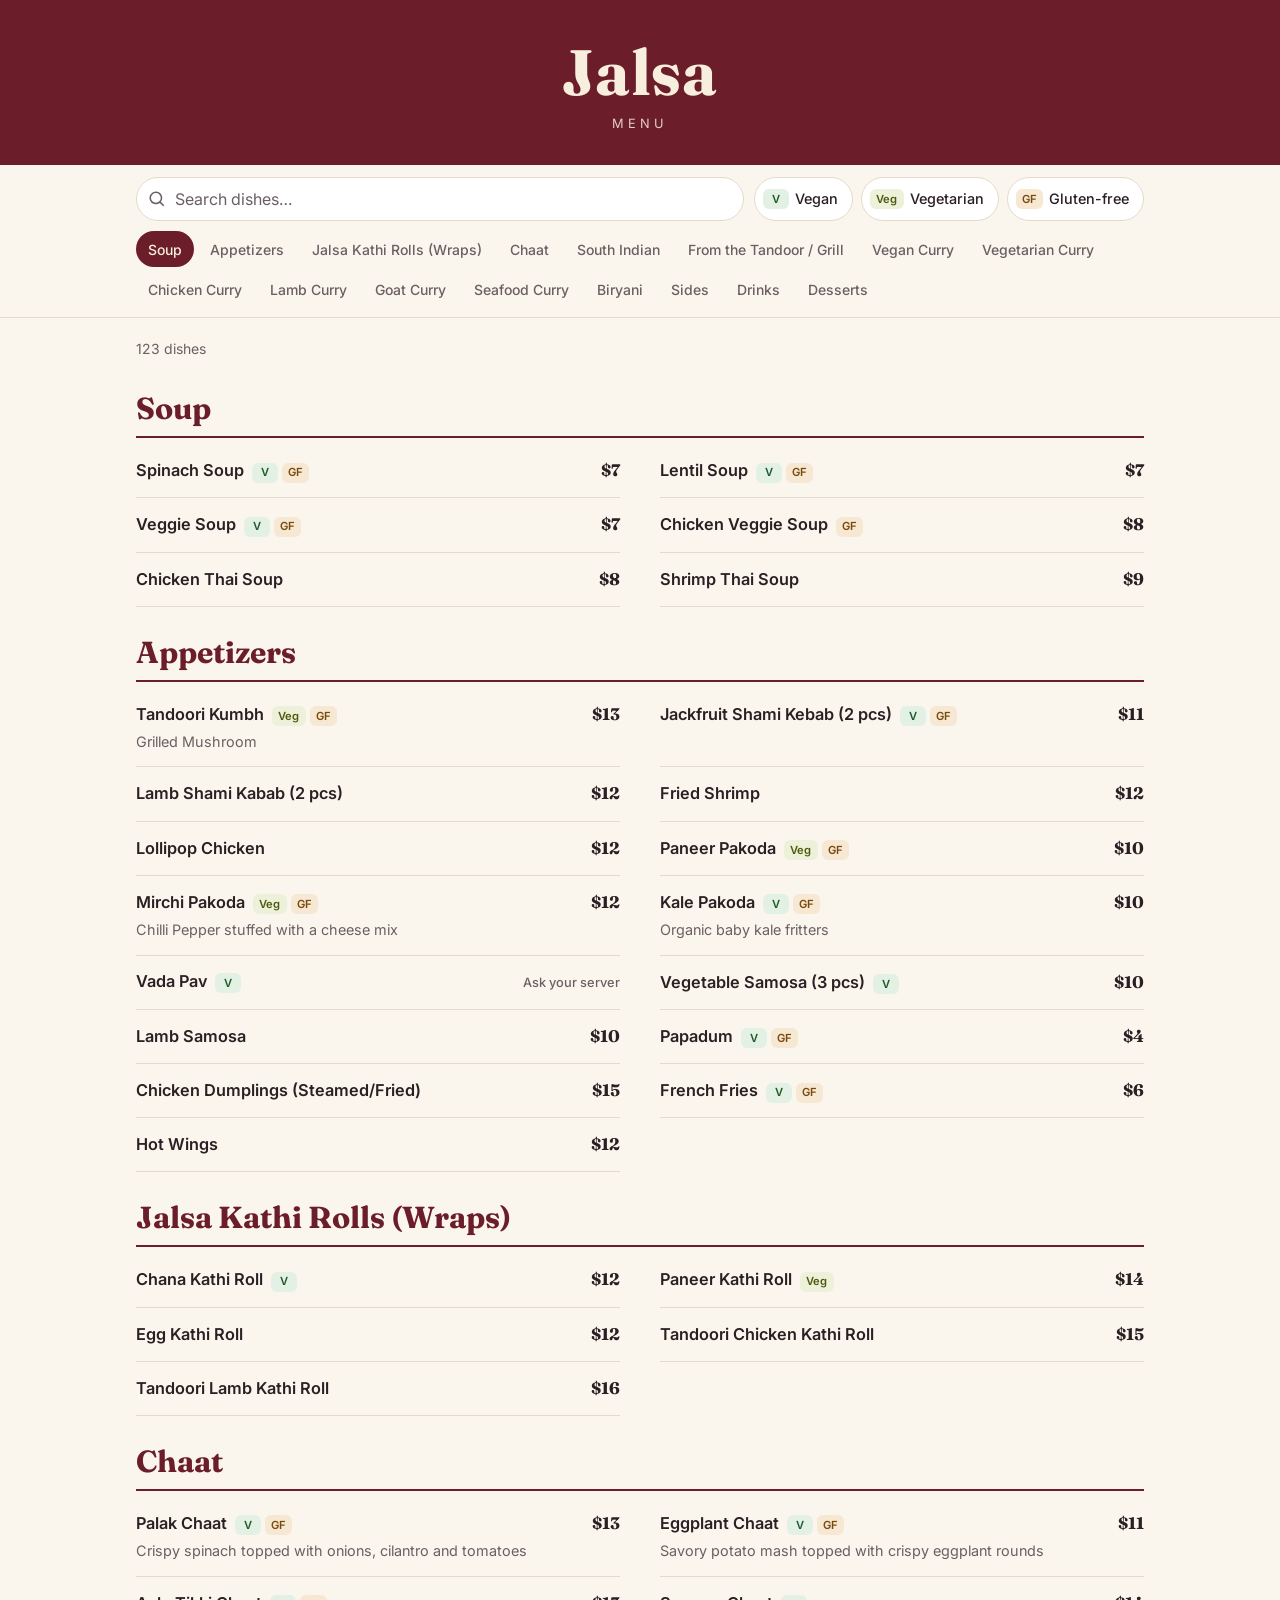
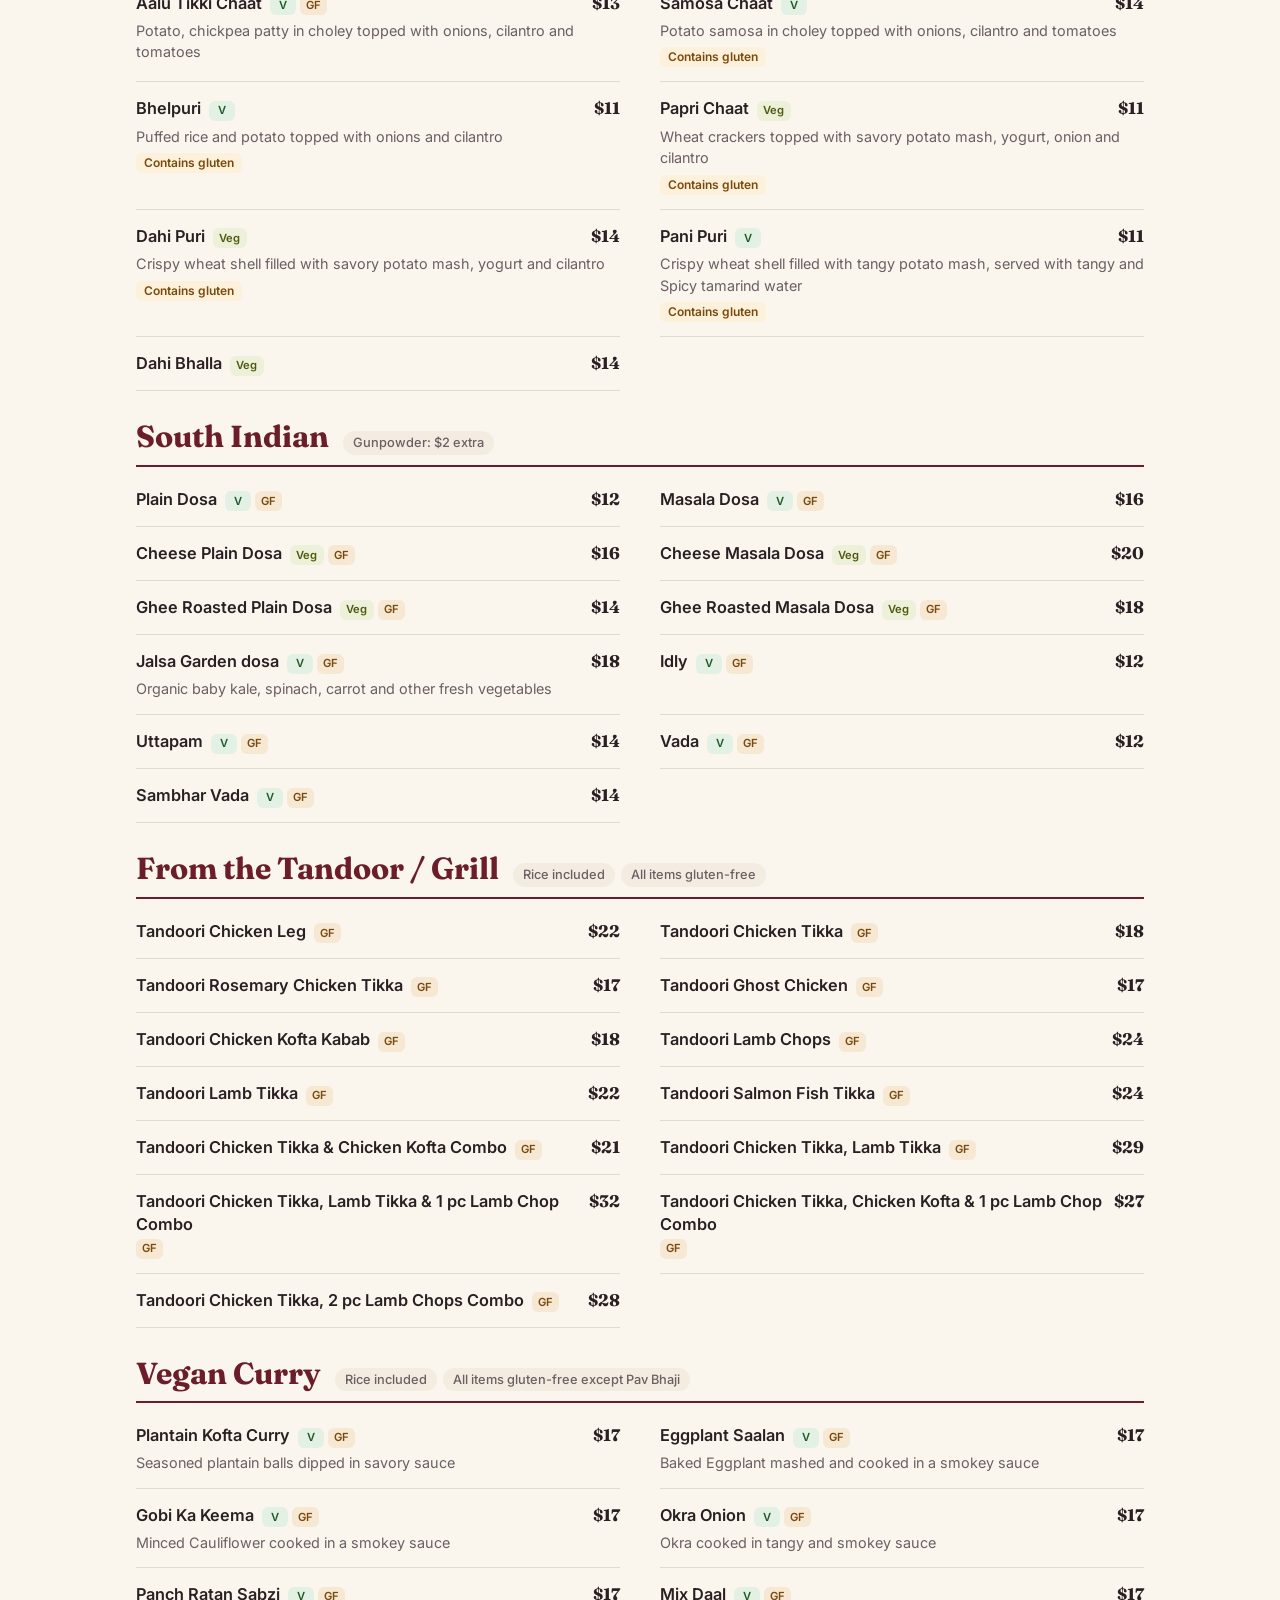
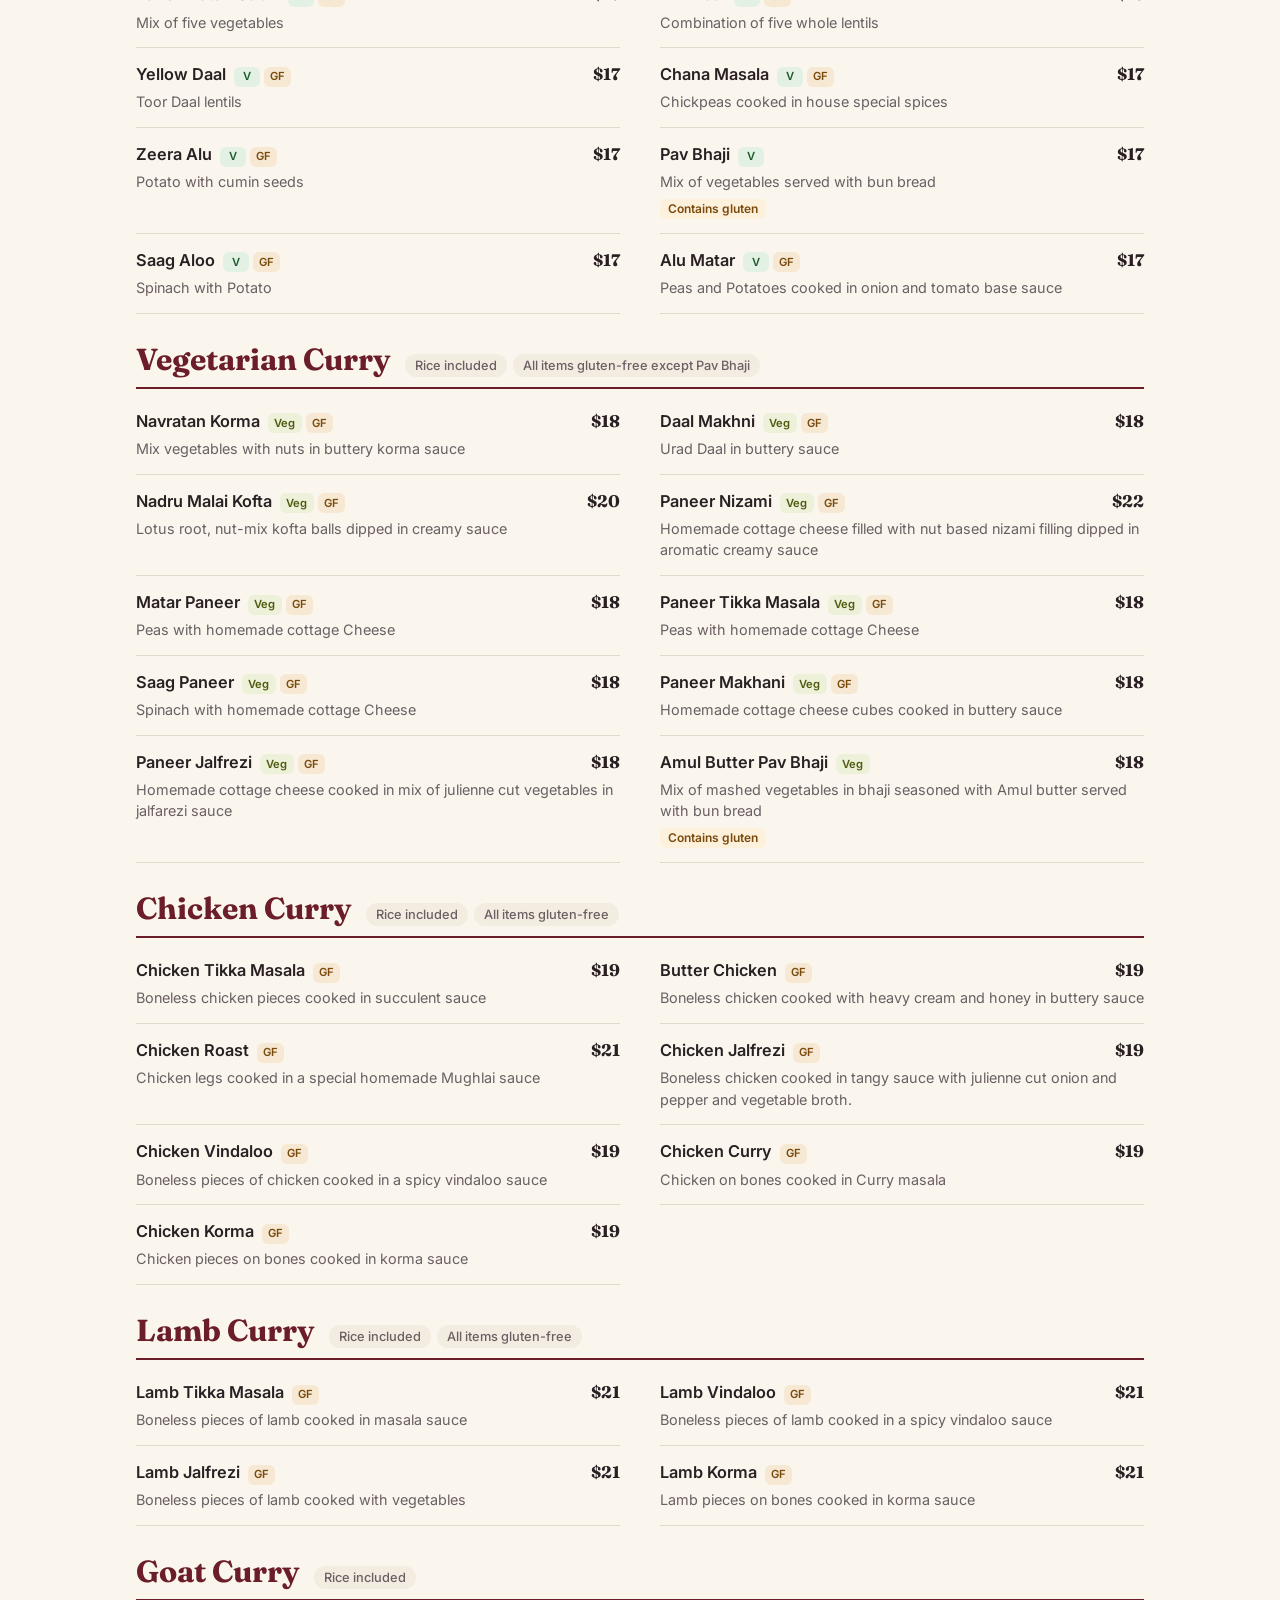
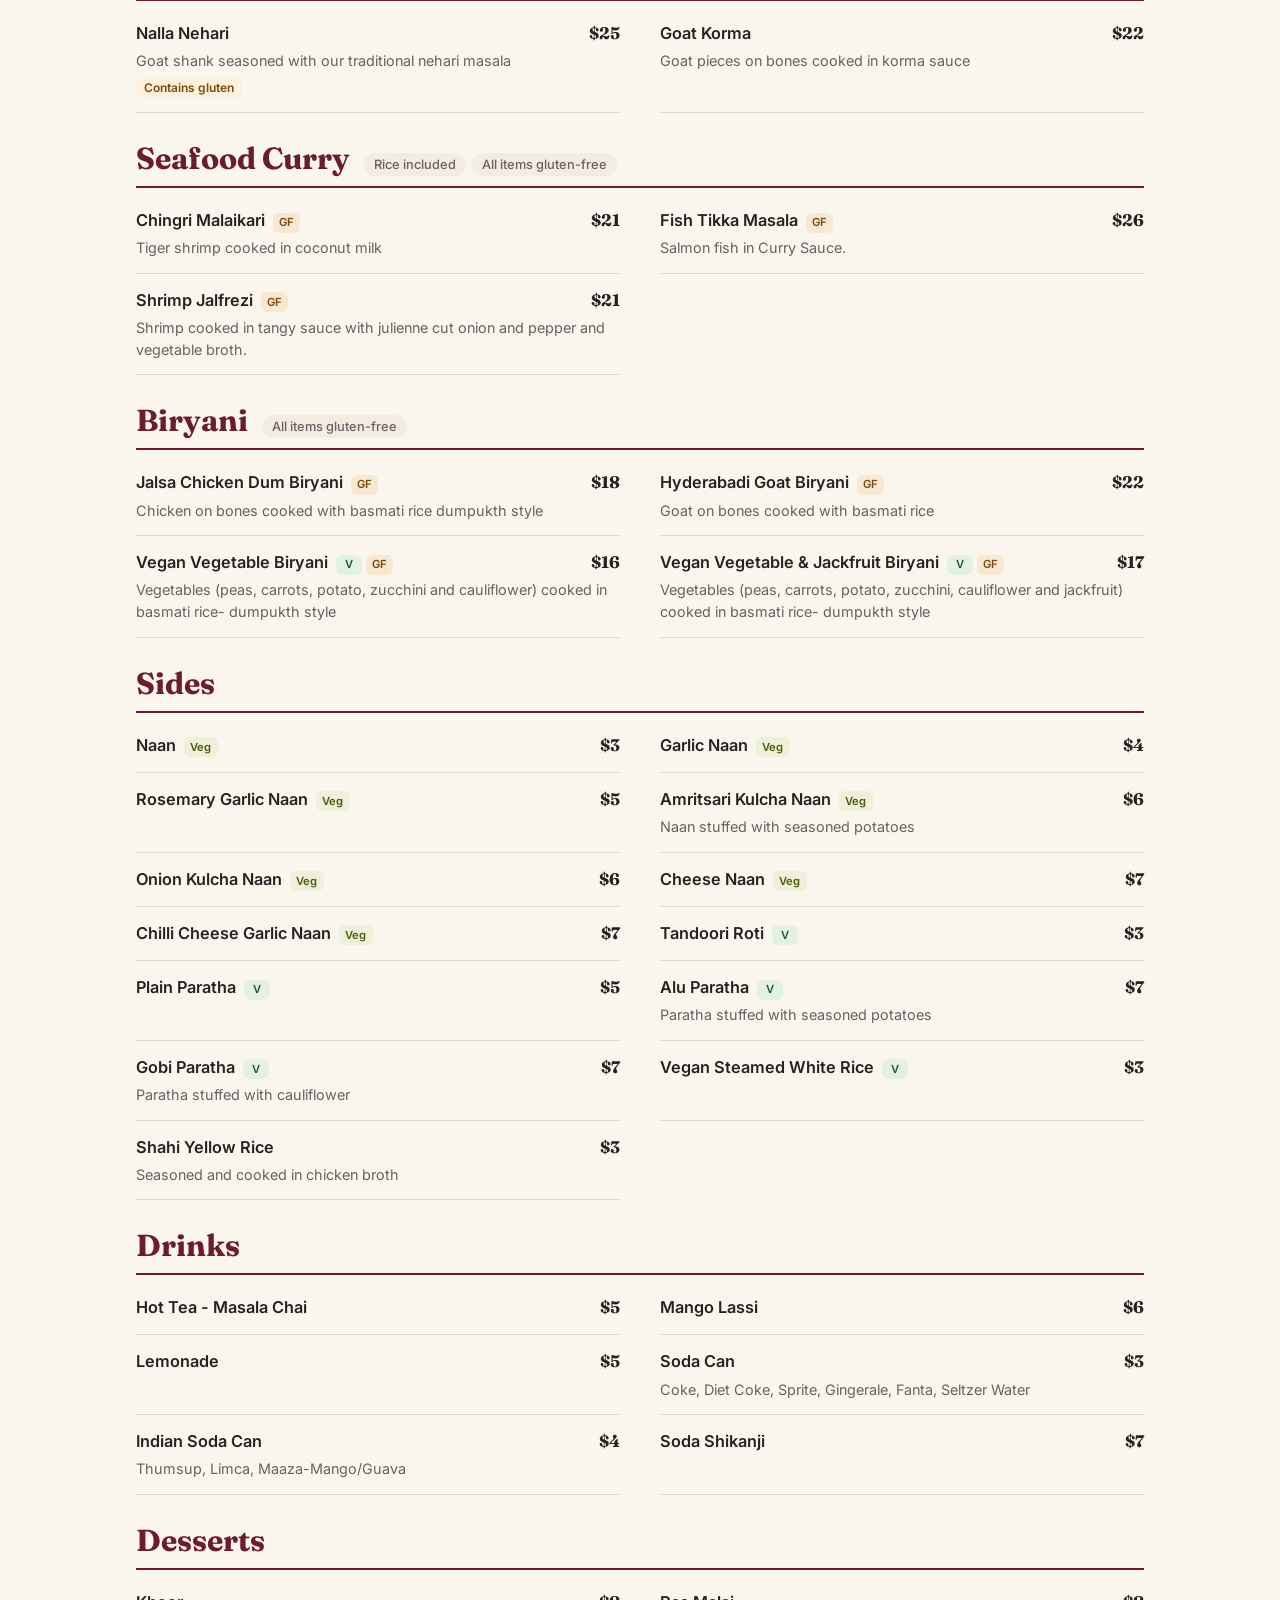
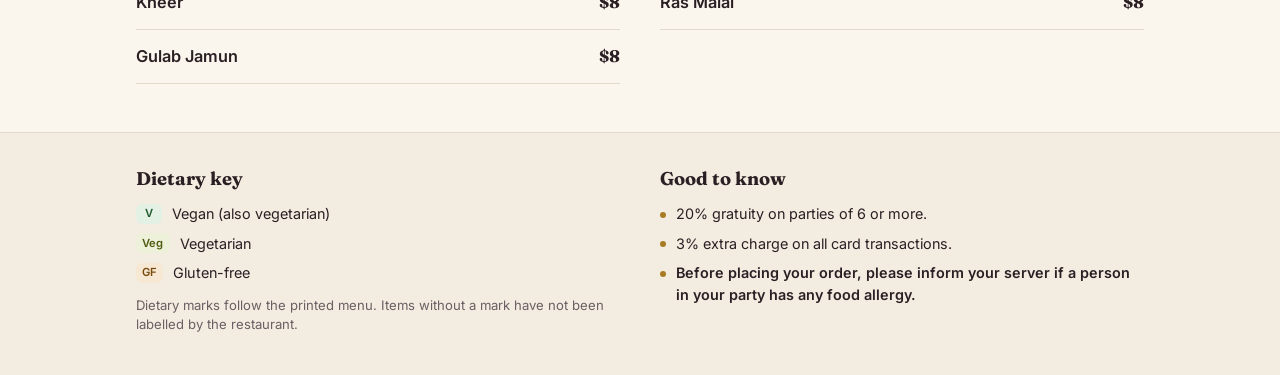
<file: index.html>
<!doctype html>
<html lang="en">
<head>
  <meta charset="utf-8">
  <meta name="viewport" content="width=device-width, initial-scale=1, viewport-fit=cover">
  <title>Jalsa — Menu</title>
  <meta name="description" content="Full menu: soups, appetizers, chaat, kathi rolls, South Indian, tandoor, curries, biryani, sides, drinks and desserts. Vegan, vegetarian and gluten-free options marked.">
  <meta name="theme-color" content="#6b1d2a" media="(prefers-color-scheme: light)">
  <meta name="theme-color" content="#1b1416" media="(prefers-color-scheme: dark)">
  <link rel="icon" href="data:image/svg+xml,%3Csvg xmlns='http://www.w3.org/2000/svg' viewBox='0 0 64 64'%3E%3Crect width='64' height='64' rx='14' fill='%236b1d2a'/%3E%3Ctext x='32' y='44' font-family='Georgia,serif' font-size='36' font-weight='700' text-anchor='middle' fill='%23f4e7cf'%3EJ%3C/text%3E%3C/svg%3E">
  <link rel="preconnect" href="https://fonts.googleapis.com">
  <link rel="preconnect" href="https://fonts.gstatic.com" crossorigin>
  <link rel="stylesheet" href="https://fonts.googleapis.com/css2?family=Fraunces:opsz,wght@9..144,500;9..144,700&family=Inter:wght@400;500;600&display=swap">
  <link rel="stylesheet" href="assets/styles.css">
  <script src="assets/app.js" defer></script>
  <noscript><style>.loading, .toolbar { display: none; }</style></noscript>
</head>
<body>
  <a class="skip-link" href="#menu">Skip to menu</a>

  <header class="masthead">
    <div class="wrap">
      <h1 class="masthead__title" id="restaurant-name">Jalsa</h1>
      <p class="masthead__subtitle">Menu</p>
    </div>
  </header>

  <div class="toolbar" id="toolbar">
    <div class="wrap toolbar__inner">
      <div class="toolbar__row">
        <label class="search" for="search">
          <span class="visually-hidden">Search the menu</span>
          <svg class="search__icon" viewBox="0 0 24 24" aria-hidden="true" focusable="false"><path d="M10.5 4a6.5 6.5 0 1 1 0 13 6.5 6.5 0 0 1 0-13Zm0-2a8.5 8.5 0 1 0 5.2 15.2l4.6 4.6 1.4-1.4-4.6-4.6A8.5 8.5 0 0 0 10.5 2Z"/></svg>
          <input id="search" type="search" placeholder="Search dishes…" autocomplete="off" spellcheck="false">
        </label>
        <div class="filters" role="group" aria-label="Dietary filters">
          <button type="button" class="chip" data-filter="vegan" aria-pressed="false"><span class="tag tag--v" aria-hidden="true">V</span> Vegan</button>
          <button type="button" class="chip" data-filter="vegetarian" aria-pressed="false"><span class="tag tag--veg" aria-hidden="true">Veg</span> Vegetarian</button>
          <button type="button" class="chip" data-filter="glutenFree" aria-pressed="false"><span class="tag tag--gf" aria-hidden="true">GF</span> Gluten-free</button>
        </div>
      </div>
      <nav class="sections-nav" aria-label="Menu sections">
        <ul id="section-links"></ul>
      </nav>
    </div>
  </div>

  <main id="menu" class="wrap" tabindex="-1">
    <p class="status" id="status" role="status" aria-live="polite"></p>
    <div id="sections" class="sections">
      <p class="loading">Loading menu…</p>
    </div>
    <div class="empty" id="empty" hidden>
      <p>No dishes match your search and filters.</p>
      <button type="button" class="button" id="clear-filters">Clear search &amp; filters</button>
    </div>
    <noscript>
      <p class="notice">This menu needs JavaScript to display. Photos of the printed menu:
        <a href="source-photos/menu-page-1.jpg">page 1</a>,
        <a href="source-photos/menu-page-2.jpg">page 2</a>,
        <a href="source-photos/menu-page-3.jpg">page 3</a>.</p>
    </noscript>
  </main>

  <footer class="site-footer">
    <div class="wrap">
      <section class="legend" aria-labelledby="legend-title">
        <h2 id="legend-title" class="site-footer__title">Dietary key</h2>
        <ul class="legend__list" id="legend"></ul>
        <p class="legend__note">Dietary marks follow the printed menu. Items without a mark have not been labelled by the restaurant.</p>
      </section>
      <section aria-labelledby="policies-title">
        <h2 id="policies-title" class="site-footer__title">Good to know</h2>
        <ul class="policies" id="policies"></ul>
      </section>
    </div>
  </footer>

  <button type="button" class="to-top" id="to-top" aria-label="Back to top" hidden>
    <svg viewBox="0 0 24 24" aria-hidden="true" focusable="false"><path d="M12 5.6 4.7 12.9l1.4 1.4L11 9.4V20h2V9.4l4.9 4.9 1.4-1.4L12 5.6Z"/></svg>
  </button>
</body>
</html>
</file>
<file: assets/styles.css>
/* ==========================================================================
   Menu site styles. Colours are tokens on :root, with dark-mode overrides.
   ========================================================================== */

:root {
  --bg: #faf6ee;
  --surface: #ffffff;
  --surface-2: #f3ece0;
  --ink: #2a2024;
  --ink-muted: #6b5f63;
  --line: #e4dacb;
  --brand: #6b1d2a;          /* burgundy, like the printed menu's binder */
  --brand-ink: #f8eedd;
  --accent: #a87a24;         /* muted gold */
  --focus: #1f6feb;

  --tag-v-bg: #e3f1e4;   --tag-v-ink: #1f5a2b;
  --tag-veg-bg: #eef1d9; --tag-veg-ink: #4f5a10;
  --tag-gf-bg: #f6e8d3;  --tag-gf-ink: #7a4a0c;
  --warn-bg: #fdf1dc;    --warn-ink: #7a4a0c;

  --radius: 12px;
  --toolbar-h: 120px;        /* updated from JS to the real sticky height */
  --font-display: "Fraunces", Georgia, "Times New Roman", serif;
  --font-body: "Inter", system-ui, -apple-system, "Segoe UI", Roboto, sans-serif;
  color-scheme: light;
}

@media (prefers-color-scheme: dark) {
  :root {
    --bg: #171113;
    --surface: #211a1c;
    --surface-2: #2a2124;
    --ink: #f1e8e3;
    --ink-muted: #b6a8a6;
    --line: #3a2f32;
    --brand: #8e2b3b;
    --brand-ink: #fbefe0;
    --accent: #d9ad57;
    --focus: #79b0ff;

    --tag-v-bg: #1f3424;   --tag-v-ink: #a9dcb1;
    --tag-veg-bg: #2f331b; --tag-veg-ink: #d4dd94;
    --tag-gf-bg: #3a2b16;  --tag-gf-ink: #f0c98a;
    --warn-bg: #3a2b16;    --warn-ink: #f0c98a;
    color-scheme: dark;
  }
}

/* ---------- Base ---------- */

*, *::before, *::after { box-sizing: border-box; }

html { -webkit-text-size-adjust: 100%; scroll-behavior: smooth; }
@media (prefers-reduced-motion: reduce) { html { scroll-behavior: auto; } }

body {
  margin: 0;
  background: var(--bg);
  color: var(--ink);
  font-family: var(--font-body);
  font-size: 1rem;
  line-height: 1.5;
  -webkit-font-smoothing: antialiased;
}

h1, h2, h3 { margin: 0; }
p { margin: 0; }
ul { margin: 0; padding: 0; list-style: none; }
a { color: inherit; }

:focus-visible { outline: 3px solid var(--focus); outline-offset: 2px; border-radius: 6px; }

.wrap {
  width: 100%;
  max-width: 1040px;
  margin-inline: auto;
  padding-inline: max(16px, env(safe-area-inset-left)) max(16px, env(safe-area-inset-right));
}

.visually-hidden {
  position: absolute !important;
  width: 1px; height: 1px;
  margin: -1px; padding: 0; border: 0;
  overflow: hidden; clip: rect(0 0 0 0); white-space: nowrap;
}

.skip-link {
  position: absolute; left: 16px; top: -48px; z-index: 100;
  background: var(--brand); color: var(--brand-ink);
  padding: 8px 14px; border-radius: 8px; text-decoration: none; font-weight: 600;
}
.skip-link:focus { top: 12px; }

/* ---------- Masthead ---------- */

.masthead {
  background: var(--brand);
  color: var(--brand-ink);
  padding: 40px 0 32px;
  text-align: center;
}
.masthead__title {
  font-family: var(--font-display);
  font-weight: 700;
  font-size: clamp(2.5rem, 9vw, 4rem);
  line-height: 1;
  letter-spacing: 0.01em;
}
.masthead__subtitle {
  margin-top: 10px;
  font-size: 0.8rem;
  letter-spacing: 0.32em;
  text-transform: uppercase;
  opacity: 0.85;
}

/* ---------- Sticky toolbar ---------- */

.toolbar {
  position: sticky;
  top: 0;
  z-index: 20;
  background: color-mix(in srgb, var(--bg) 92%, transparent);
  -webkit-backdrop-filter: saturate(140%) blur(10px);
  backdrop-filter: saturate(140%) blur(10px);
  border-bottom: 1px solid var(--line);
}
@supports not (background: color-mix(in srgb, red 50%, blue)) {
  .toolbar { background: var(--bg); }
}
.toolbar__inner { padding-top: 12px; }
.toolbar__row {
  display: flex;
  flex-wrap: wrap;
  gap: 10px;
  align-items: center;
}

.search {
  position: relative;
  flex: 1 1 220px;
  min-width: 0;
}
.search__icon {
  position: absolute; left: 12px; top: 50%;
  width: 18px; height: 18px; transform: translateY(-50%);
  fill: var(--ink-muted); pointer-events: none;
}
.search input {
  width: 100%;
  height: 44px;
  padding: 0 14px 0 38px;
  border: 1px solid var(--line);
  border-radius: 999px;
  background: var(--surface);
  color: var(--ink);
  font: inherit;
}
.search input::placeholder { color: var(--ink-muted); }
.search input:focus-visible { outline-offset: 0; border-color: transparent; }

.filters { display: flex; flex-wrap: wrap; gap: 8px; }

.chip {
  display: inline-flex; align-items: center; gap: 6px;
  min-height: 44px;
  padding: 0 14px 0 8px;
  border: 1px solid var(--line);
  border-radius: 999px;
  background: var(--surface);
  color: var(--ink);
  font: inherit; font-size: 0.9rem; font-weight: 500;
  cursor: pointer;
  -webkit-tap-highlight-color: transparent;
}
.chip:hover { border-color: var(--ink-muted); }
.chip[aria-pressed="true"] {
  background: var(--ink);
  color: var(--bg);
  border-color: var(--ink);
}

.sections-nav {
  margin-top: 4px;
  margin-inline: calc(-1 * max(16px, env(safe-area-inset-left)));
  overflow-x: auto;
  scrollbar-width: none;
  -webkit-overflow-scrolling: touch;
}
.sections-nav::-webkit-scrollbar { display: none; }
.sections-nav ul {
  display: flex;
  gap: 4px;
  padding: 6px max(16px, env(safe-area-inset-left)) 10px;
  width: max-content;
}
@media (pointer: fine) {
  .sections-nav { scrollbar-width: thin; }
  .sections-nav::-webkit-scrollbar { display: block; height: 6px; }
  .sections-nav::-webkit-scrollbar-thumb { background: var(--line); border-radius: 3px; }
}
.sections-nav a {
  display: inline-flex; align-items: center;
  min-height: 36px;
  padding: 0 12px;
  border-radius: 999px;
  font-size: 0.875rem;
  font-weight: 500;
  color: var(--ink-muted);
  text-decoration: none;
  white-space: nowrap;
}
.sections-nav a:hover { color: var(--ink); background: var(--surface-2); }
.sections-nav a[aria-current="true"] { color: var(--brand-ink); background: var(--brand); }
@media (prefers-color-scheme: dark) {
  /* brand-on-dark is too low contrast for the active pill; use the light accent instead */
  .sections-nav a[aria-current="true"] { color: #171113; background: var(--accent); }
}
.sections-nav li[hidden] { display: none; }

/* ---------- Menu sections ---------- */

main { padding-top: 8px; padding-bottom: 48px; }
main:focus { outline: none; }

.status {
  min-height: 1.5em;
  margin: 12px 0 4px;
  font-size: 0.875rem;
  color: var(--ink-muted);
}

.loading, .notice { padding: 32px 0; color: var(--ink-muted); }

.menu-section {
  padding-top: 28px;
}
main, .menu-section, .item { scroll-margin-top: calc(var(--toolbar-h) + 8px); }
.menu-section[hidden] { display: none; }

.menu-section__header {
  display: flex;
  flex-wrap: wrap;
  align-items: baseline;
  gap: 4px 14px;
  padding-bottom: 10px;
  margin-bottom: 6px;
  border-bottom: 2px solid var(--brand);
}
.menu-section__title {
  font-family: var(--font-display);
  font-weight: 700;
  font-size: clamp(1.5rem, 4.5vw, 1.9rem);
  line-height: 1.15;
  color: var(--brand);
}
@media (prefers-color-scheme: dark) {
  .menu-section__title { color: var(--accent); }
  .menu-section__header { border-bottom-color: var(--accent); }
}
.menu-section__notes { display: flex; flex-wrap: wrap; gap: 6px; }
.menu-section__note {
  font-size: 0.8rem;
  font-weight: 500;
  color: var(--ink-muted);
  background: var(--surface-2);
  border-radius: 999px;
  padding: 2px 10px;
}

.items {
  display: grid;
  grid-template-columns: repeat(auto-fill, minmax(min(100%, 420px), 1fr));
  column-gap: 40px;
}

.item {
  padding: 14px 0;
  border-bottom: 1px solid var(--line);
}
.item[hidden] { display: none; }

.item__head {
  display: flex;
  align-items: baseline;
  gap: 10px;
}
.item__title {
  flex: 1 1 auto;
  min-width: 0;
  display: flex;
  flex-wrap: wrap;
  align-items: baseline;
  gap: 4px 8px;
}
.item__name {
  font-size: 1.02rem;
  font-weight: 600;
  line-height: 1.35;
}
.item__price {
  flex: 0 0 auto;
  font-family: var(--font-display);
  font-weight: 700;
  font-size: 1.05rem;
  font-variant-numeric: tabular-nums;
  color: var(--ink);
}
.item__price--ask {
  font-family: var(--font-body);
  font-weight: 500;
  font-size: 0.8rem;
  color: var(--ink-muted);
}
.item__desc {
  margin-top: 4px;
  font-size: 0.9rem;
  color: var(--ink-muted);
  max-width: 60ch;
}
.item__warn {
  display: inline-block;
  margin-top: 6px;
  font-size: 0.75rem;
  font-weight: 600;
  color: var(--warn-ink);
  background: var(--warn-bg);
  border-radius: 6px;
  padding: 1px 8px;
}

mark {
  background: rgba(168, 122, 36, 0.35);
  background: color-mix(in srgb, var(--accent) 35%, transparent);
  color: var(--ink);
  border-radius: 3px;
  padding: 0 1px;
}

/* ---------- Dietary tags ---------- */

.tags { display: inline-flex; gap: 4px; }
.tag {
  display: inline-flex; align-items: center; justify-content: center;
  min-width: 26px;
  height: 20px;
  padding: 0 6px;
  border-radius: 6px;
  font-size: 0.7rem;
  font-weight: 600;
  letter-spacing: 0.02em;
  line-height: 1;
  white-space: nowrap;
}
.tag--v   { background: var(--tag-v-bg);   color: var(--tag-v-ink); }
.tag--veg { background: var(--tag-veg-bg); color: var(--tag-veg-ink); }
.tag--gf  { background: var(--tag-gf-bg);  color: var(--tag-gf-ink); }
.chip[aria-pressed="true"] .tag { box-shadow: 0 0 0 1px color-mix(in srgb, var(--bg) 40%, transparent); }

/* ---------- Empty state ---------- */

.empty {
  text-align: center;
  padding: 48px 16px;
  color: var(--ink-muted);
}
.empty[hidden] { display: none; }
.button {
  margin-top: 14px;
  min-height: 44px;
  padding: 0 18px;
  border: 0;
  border-radius: 999px;
  background: var(--brand);
  color: var(--brand-ink);
  font: inherit; font-weight: 600;
  cursor: pointer;
}

/* ---------- Footer ---------- */

.site-footer {
  background: var(--surface-2);
  border-top: 1px solid var(--line);
  padding: 32px 0 calc(40px + env(safe-area-inset-bottom));
  font-size: 0.9rem;
}
.site-footer .wrap {
  display: grid;
  grid-template-columns: repeat(auto-fit, minmax(min(100%, 300px), 1fr));
  gap: 28px 40px;
}
.site-footer__title {
  font-family: var(--font-display);
  font-size: 1.15rem;
  margin-bottom: 10px;
}
.legend__list { display: grid; gap: 8px; }
.legend__list li { display: flex; align-items: center; gap: 10px; }
.legend__note { margin-top: 12px; color: var(--ink-muted); font-size: 0.82rem; }
.policies { display: grid; gap: 8px; }
.policies li { padding-left: 16px; position: relative; }
.policies li::before {
  content: "";
  position: absolute; left: 0; top: 0.6em;
  width: 6px; height: 6px; border-radius: 50%;
  background: var(--accent);
}
.policies li.policies__allergy { font-weight: 600; }

/* ---------- Back to top ---------- */

.to-top {
  position: fixed;
  right: max(16px, env(safe-area-inset-right));
  bottom: max(16px, env(safe-area-inset-bottom));
  z-index: 30;
  width: 48px; height: 48px;
  border: 0; border-radius: 50%;
  background: var(--brand);
  color: var(--brand-ink);
  box-shadow: 0 6px 18px rgb(0 0 0 / 0.2);
  cursor: pointer;
  display: grid; place-items: center;
}
.to-top[hidden] { display: none; }
.to-top svg { width: 22px; height: 22px; fill: currentColor; }

/* ---------- Small screens ---------- */

@media (max-width: 899px) {
  /* Fade the right edge so it is obvious the section list scrolls sideways. */
  .sections-nav {
    -webkit-mask-image: linear-gradient(to right, #000 calc(100% - 40px), transparent);
    mask-image: linear-gradient(to right, #000 calc(100% - 40px), transparent);
  }
}
@media (min-width: 900px) {
  .sections-nav { overflow: visible; }
  .sections-nav ul { flex-wrap: wrap; width: auto; }
}

@media (max-width: 520px) {
  .masthead { padding: 28px 0 22px; }
  .toolbar__inner { padding-top: 10px; }
  .toolbar__row { gap: 8px; }
  .filters { width: 100%; flex-wrap: nowrap; gap: 6px; }
  .chip {
    flex: 1 1 0;
    min-width: 0;
    min-height: 40px;
    justify-content: center;
    padding: 0 8px;
    font-size: 0.85rem;
  }
  .sections-nav { margin-top: 8px; }
}
@media (max-width: 420px) {
  .chip .tag { display: none; }
}

@media (max-height: 500px) {
  .toolbar { position: static; }
  main, .menu-section, .item { scroll-margin-top: 8px; }
}

/* ---------- Print ---------- */

@media print {
  :root {
    color-scheme: light;
    --bg: #fff; --surface: #fff; --surface-2: #fff; --ink: #000; --ink-muted: #333; --line: #ccc;
    --brand: #6b1d2a; --accent: #a87a24;
    --tag-v-bg: #e3f1e4;   --tag-v-ink: #1f5a2b;
    --tag-veg-bg: #eef1d9; --tag-veg-ink: #4f5a10;
    --tag-gf-bg: #f6e8d3;  --tag-gf-ink: #7a4a0c;
    --warn-bg: #fdf1dc;    --warn-ink: #7a4a0c;
  }
  .menu-section__title { color: var(--brand) !important; }
  .menu-section__header { border-bottom-color: var(--brand) !important; }
  .toolbar, .to-top, .skip-link, .status, .empty { display: none !important; }
  .masthead { background: none; color: #000; padding: 0 0 12px; }
  .menu-section { break-inside: auto; padding-top: 16px; }
  .menu-section__header { break-after: avoid; }
  .item { break-inside: avoid; padding: 6px 0; }
  .items { column-gap: 24px; }
  .site-footer { background: none; }
}
</file>
